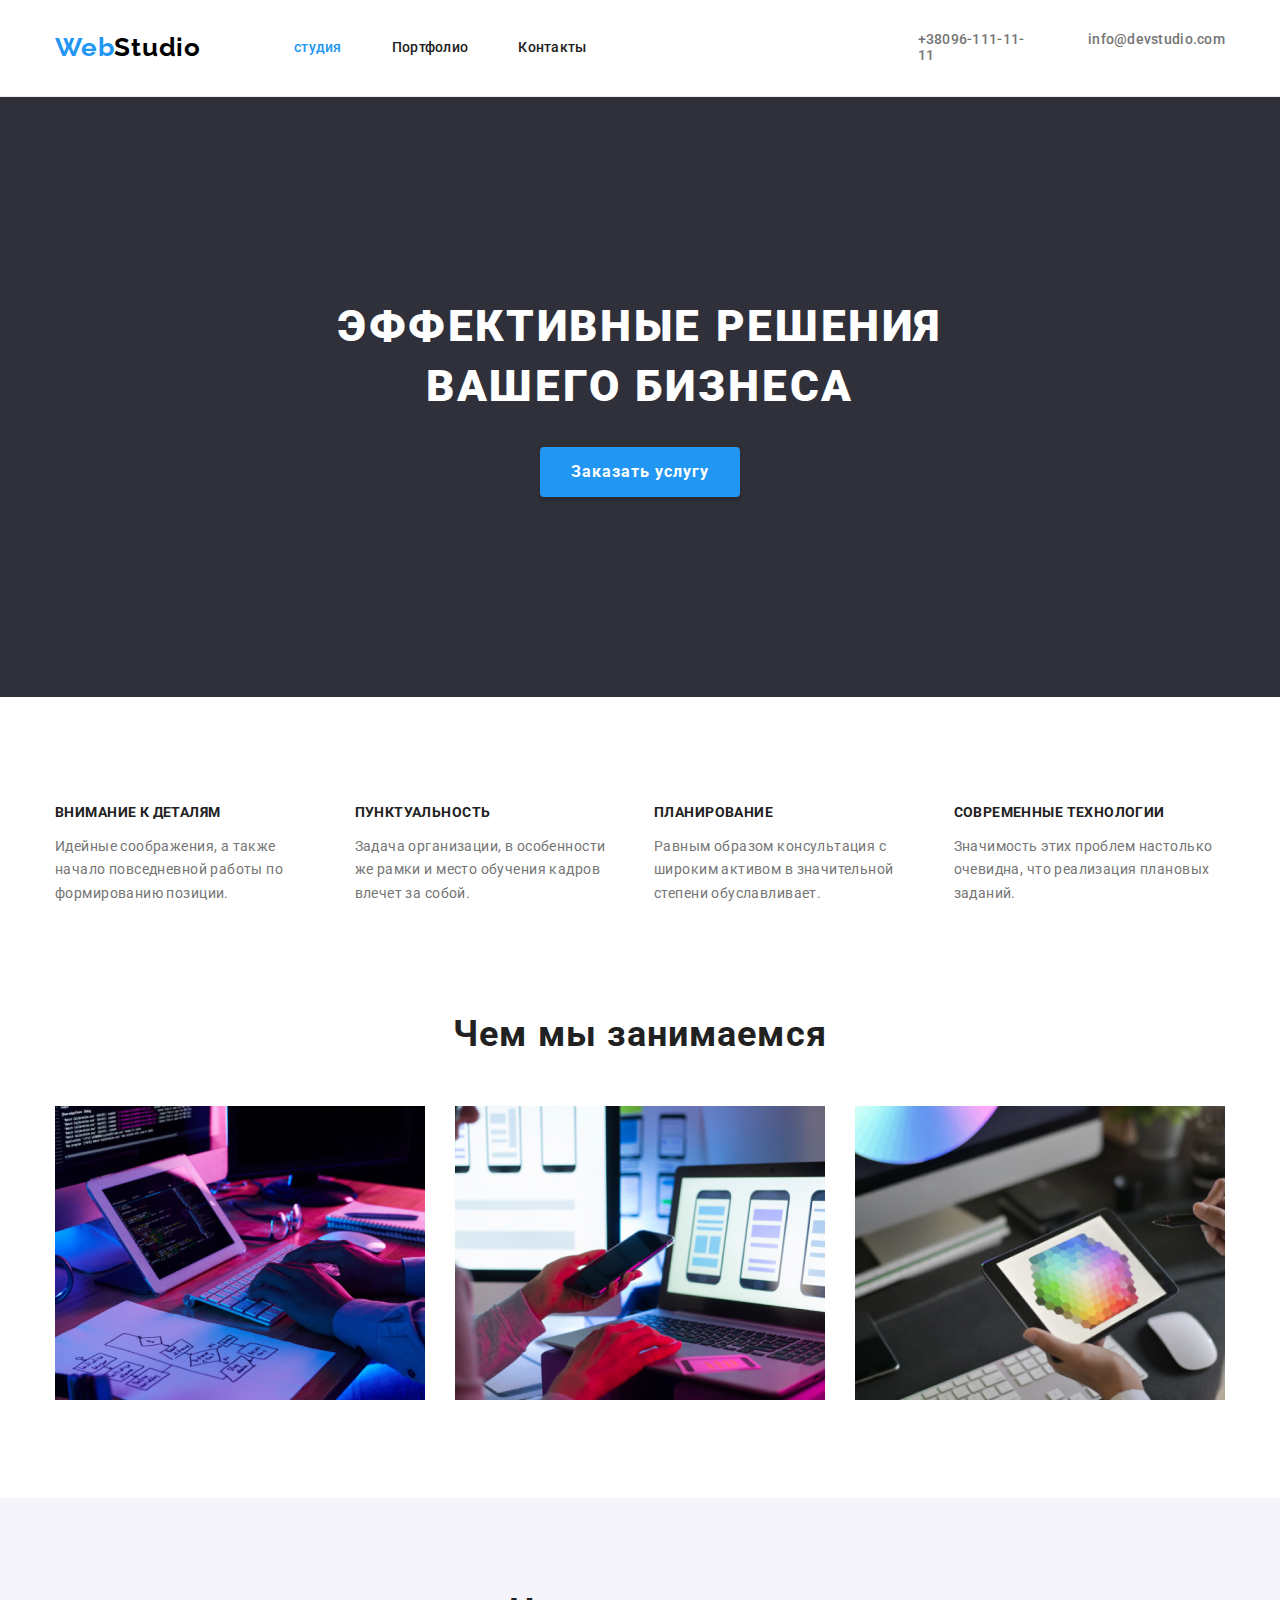
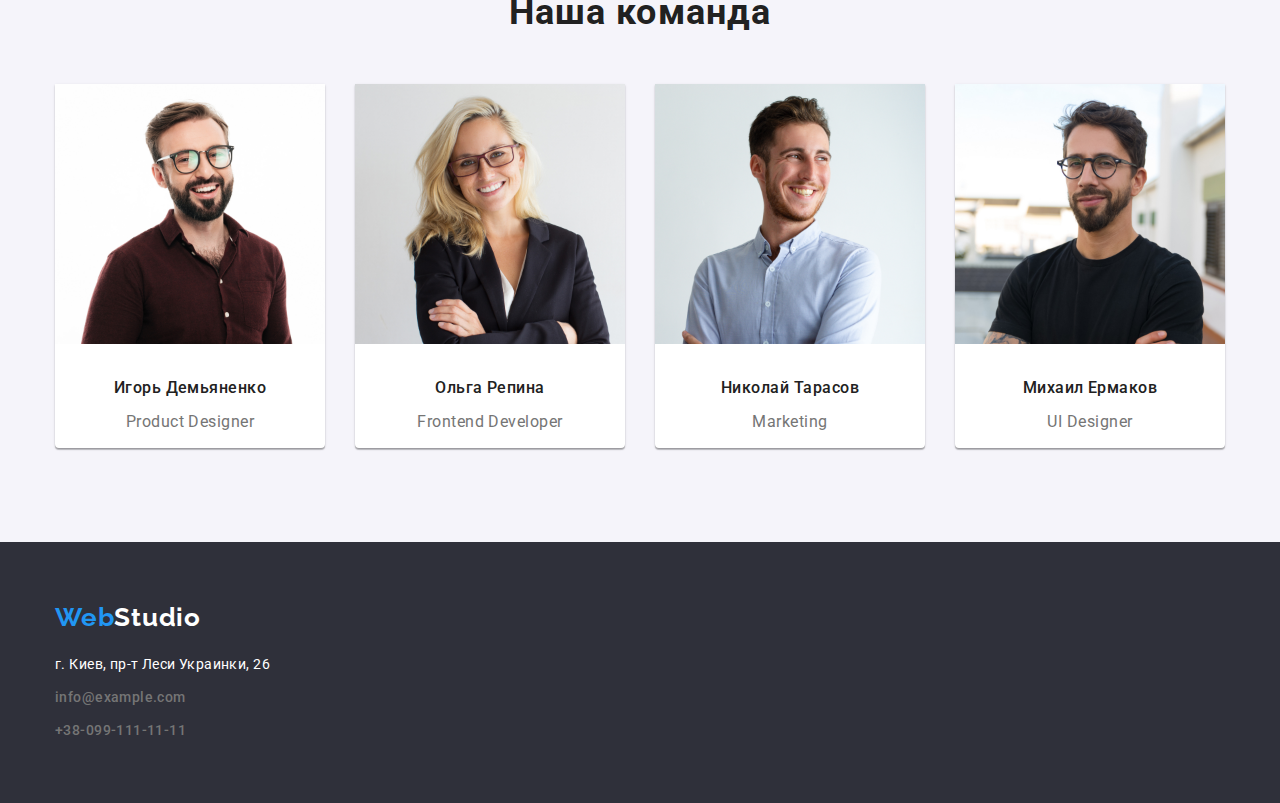
<file: index.html>
<!DOCTYPE html>
<html lang="ru">
  <head>
    <meta charset="UTF-8" />
    <meta name="viewport" content="width=, initial-scale=1.0" />
    <title>Студия</title>
    <link
      rel="stylesheet"
      href="https://cdnjs.cloudflare.com/ajax/libs/modern-normalize/1.0.0/modern-normalize.min.css"
    />
    <link rel="preconnect" href="https://fonts.gstatic.com" />
    <link
      href="https://fonts.googleapis.com/css2?family=Raleway:wght@700&family=Roboto:wght@400;500;700;900&display=swap"
      rel="stylesheet"
    />

    <link rel="stylesheet" href="./Style/style.css" />
  </head>
  <body>
    <!--Шапка-->

    <header>
      <div class="container nav">
        <a class="logo header" href="#" lang="en"
          ><span class="web">Web</span>Studio</a
        >
        <ul class="nav-link">
          <li class="header-item">
            <a class="header-link current" href="./index.html">студия</a>
          </li>
          <li class="header-item">
            <a class="header-link" href="./portfolio.html">Портфолио</a>
          </li>
          <li class="header-item">
            <a class="header-link" href="#">Контакты</a>
          </li>
        </ul>
        <ul class="nav-link connection">
          <li class="contacts">
            <a class="header-tel" href="tel:+38096-111-11-11"
              >+38096-111-11-11</a
            >
          </li>
          <li class="contacts">
            <a class="header-mail" href="mailto:info@devstudio.com"
              >info@devstudio.com</a
            >
          </li>
        </ul>
      </div>
    </header>
    <main>
      <!--Герой-->

      <section class="hero-section">
        <div class="container hero">
          <h1 class="hero-title">
            эффективные решения <br />
            вашего бизнеса
          </h1>
          <button class="hero-button" type="button">Заказать услугу</button>
        </div>
      </section>

      <!--особенности-->

      <section class="features">
        <div class="container">
          <h2 hidden>--особенности--</h2>
          <ul class="features-container">
            <li class="features-item">
              <h3 class="features-title">ВНИМАНИЕ К ДЕТАЛЯМ</h3>
              <p class="features-text">
                Идейные соображения, а также начало повседневной работы по
                формированию позиции.
              </p>
            </li>
            <li class="features-item">
              <h3 class="features-title">ПУНКТУАЛЬНОСТЬ</h3>
              <p class="features-text">
                Задача организации, в особенности же рамки и место обучения
                кадров влечет за собой.
              </p>
            </li>
            <li class="features-item">
              <h3 class="features-title">ПЛАНИРОВАНИЕ</h3>
              <p class="features-text">
                Равным образом консультация с широким активом в значительной
                степени обуславливает.
              </p>
            </li>
            <li class="features-item">
              <h3 class="features-title">СОВРЕМЕННЫЕ ТЕХНОЛОГИИ</h3>
              <p class="features-text">
                Значимость этих проблем настолько очевидна, что реализация
                плановых заданий.
              </p>
            </li>
          </ul>
        </div>
      </section>

      <!--чем мы занимаемся-->

      <section class="about-company">
        <div class="container company">
          <h2 class="about-title">Чем мы занимаемся</h2>
          <ul class="about-main">
            <li>
              <img src="./photo/box 1.jpg" width="370" alt="пример1" />
            </li>
            <li>
              <img src="./photo/box 2.jpg" width="370" alt="пример2" />
            </li>
            <li>
              <img src="./photo/box 3.jpg" width="370" alt="пример3" />
            </li>
          </ul>
        </div>
      </section>

      <!--наша команда-->

      <section class="our-command">
        <div class="container cmd">
          <h2 class="cmd-title">Наша команда</h2>
          <ul class="wrk-section">
            <li class="wrk-container">
              <img
                class="image"
                src="./photo/работник 1 (1).jpg"
                width="270"
                alt="Игорь Демьяненко"
              />
              <h3 class="wrk-name">Игорь Демьяненко</h3>
              <p class="wrk-place">Product Designer</p>
            </li>
            <li class="wrk-container">
              <img
                class="image"
                src="./photo/работник 1 (4).jpg"
                width="270"
                alt="Ольга Репина"
              />
              <h3 class="wrk-name">Ольга Репина</h3>
              <p class="wrk-place">Frontend Developer</p>
            </li>
            <li class="wrk-container">
              <img
                class="image"
                src="./photo/работник 1 (3).jpg"
                width="270"
                alt="Николай Тарасов"
              />
              <h3 class="wrk-name">Николай Тарасов</h3>
              <p class="wrk-place">Marketing</p>
            </li>
            <li class="wrk-container">
              <img
                class="image"
                src="./photo/работник 1 (2).jpg"
                width="270"
                alt="Михаил Ермаков"
              />
              <h3 class="wrk-name">Михаил Ермаков</h3>
              <p class="wrk-place">UI Designer</p>
            </li>
          </ul>
        </div>
      </section>
    </main>

    <!--подвал-->

    <footer class="footer-section">
      <div class="container footer">
        <ul class="foote-box">
          <li class="footer-logo">
            <a class="logo footer" href="#" lang="en">
              <span class="web">Web</span>Studio
            </a>
          </li>
        </ul>
        <ul class="ftr-address">
          <li class="footer-address">
            <p class="address">г. Киев, пр-т Леси Украинки, 26</p>
          </li>
          <li class="contacts footer">
            <a class="footer-mail" href="mailto:info@example.com"
              >info@example.com</a
            >
          </li>
          <li class="contacts footer">
            <a class="footer-tel" href="tel:+38-099-111-11-11"
              >+38-099-111-11-11</a
            >
          </li>
        </ul>
      </div>
    </footer>
  </body>
</html>
</file>
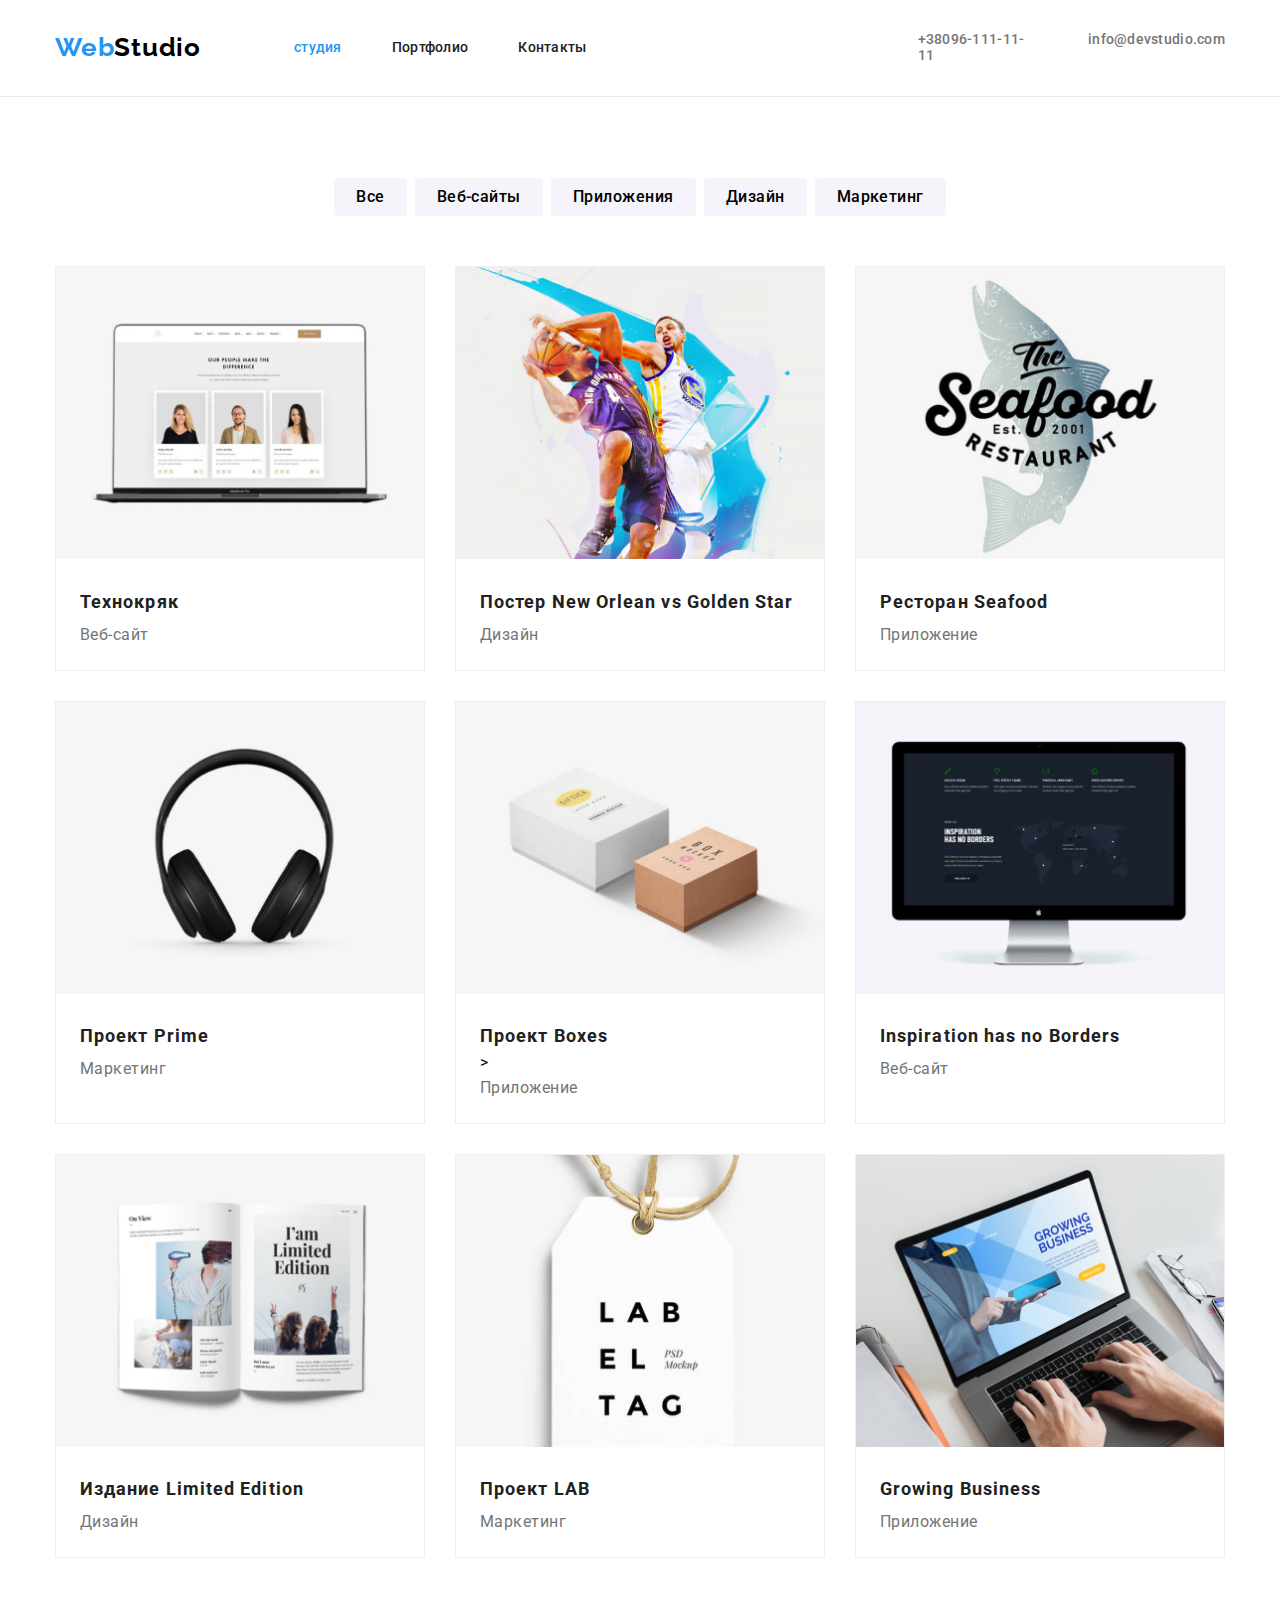
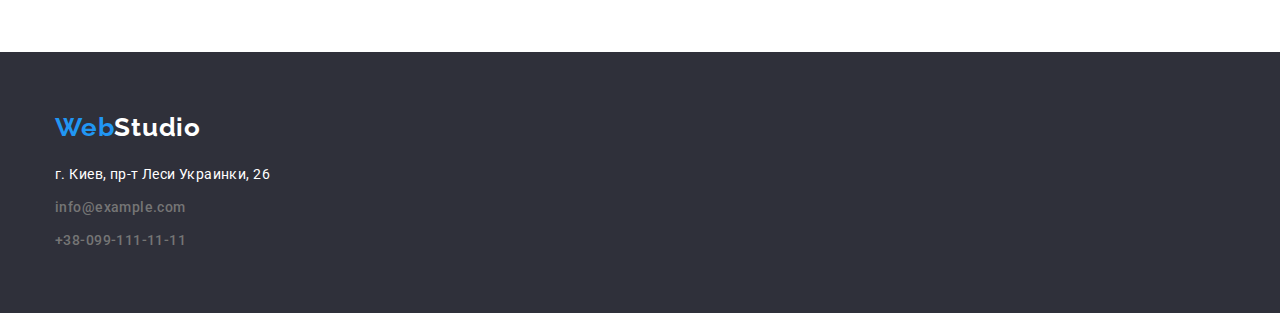
<file: portfolio.html>
<!DOCTYPE html>
<html lang="ru">
  <head>
    <meta charset="UTF-8" />
    <meta name="viewport" content="width=device-width, initial-scale=1.0" />
    <title>портфолио</title>
    <link
      rel="stylesheet"
      href="https://cdnjs.cloudflare.com/ajax/libs/modern-normalize/1.0.0/modern-normalize.min.css"
    />
    <link rel="preconnect" href="https://fonts.gstatic.com" />
    <link
      href="https://fonts.googleapis.com/css2?family=Raleway:wght@700&family=Roboto:wght@400;500;700;900&display=swap"
      rel="stylesheet"
    />

    <link rel="stylesheet" href="./Style/style.css" />
  </head>
  <body>
    <!--Шапка-->

    <header>
      <div class="container nav">
        <a class="logo header" href="#" lang="en"
          ><span class="web">Web</span>Studio</a
        >
        <ul class="nav-link">
          <li class="header-item">
            <a class="header-link current" href="./index.html">студия</a>
          </li>
          <li class="header-item">
            <a class="header-link" href="./portfolio.html">Портфолио</a>
          </li>
          <li class="header-item">
            <a class="header-link" href="#">Контакты</a>
          </li>
        </ul>
        <ul class="nav-link connection">
          <li class="contacts">
            <a class="header-tel" href="tel:+38096-111-11-11"
              >+38096-111-11-11</a
            >
          </li>
          <li class="contacts">
            <a class="header-mail" href="mailto:info@devstudio.com"
              >info@devstudio.com</a
            >
          </li>
        </ul>
      </div>
    </header>
    <main>
      <!--портфолио-->
      <section class="port-section">
        <div class="container btn">
          <h1 hidden>портфолио</h1>
          <ul class="btn-container">
            <li class="port-button">
              <button type="button">Все</button>
            </li>
            <li class="port-button">
              <button type="button">Веб-сайты</button>
            </li>
            <li class="port-button">
              <button type="button">Приложения</button>
            </li>
            <li class="port-button">
              <button type="button">Дизайн</button>
            </li>
            <li class="port-button">
              <button type="button">Маркетинг</button>
            </li>
          </ul>
        </div>
        <div class="container list">
          <ul class="port-box">
            <li class="port-container">
              <img src="./photo/photo1.jpg" width="368" alt="пример1" />
              <div class="title-container">
                <h2 class="port-title">Технокряк</h2>
                <p class="port-text">Веб-сайт</p>
              </div>
            </li>
            <li class="port-container">
              <img src="./photo/photo2.jpg" width="368" alt="пример2" />
              <div class="title-container">
                <h2 class="port-title">Постер New Orlean vs Golden Star</h2>
                <p class="port-text">Дизайн</p>
              </div>
            </li>
            <li class="port-container">
              <img src="./photo/photo3.jpg" width="368" alt="пример3" />
              <div class="title-container">
                <h2 class="port-title">Ресторан Seafood</h2>
                <p class="port-text">Приложение</p>
              </div>
            </li>
            <li class="port-container">
              <img src="./photo/photo4.jpg" width="368" alt="пример4" />
              <div class="title-container">
                <h2 class="port-title">Проект Prime</h2>
                <p class="port-text">Маркетинг</p>
              </div>
            </li>
            <li class="port-container">
              <img src="./photo/photo5.jpg" width="368" alt="пример5" />
              <div class="title-container">
                <h2 class="port-title">Проект Boxes</h2>
                >
                <p class="port-text">Приложение</p>
              </div>
            </li>
            <li class="port-container">
              <img src="./photo/photo6.jpg" width="368" alt="пример6" />
              <div class="title-container">
                <h2 class="port-title">Inspiration has no Borders</h2>
                <p class="port-text">Веб-сайт</p>
              </div>
            </li>
            <li class="port-container">
              <img src="./photo/photo7.jpg" width="368" alt="пример7" />
              <div class="title-container">
                <h2 class="port-title">Издание Limited Edition</h2>
                <p class="port-text">Дизайн</p>
              </div>
            </li>
            <li class="port-container">
              <img src="./photo/photo8.jpg" width="368" alt="пример8" />
              <div class="title-container">
                <h2 class="port-title">Проект LAB</h2>
                <p class="port-text">Маркетинг</p>
              </div>
            </li>
            <li class="port-container">
              <img src="./photo/photo9.jpg" width="368" alt="пример9" />
              <div class="title-container">
                <h2 class="port-title">Growing Business</h2>
                <p class="port-text">Приложение</p>
              </div>
            </li>
          </ul>
        </div>
      </section>
    </main>

    <!--подвал-->

    <footer class="footer-section">
      <div class="container footer">
        <ul class="foote-box">
          <li class="footer-logo">
            <a class="logo footer" href="#" lang="en">
              <span class="web">Web</span>Studio
            </a>
          </li>
        </ul>
        <ul class="ftr-address">
          <li class="footer-address">
            <p class="address">г. Киев, пр-т Леси Украинки, 26</p>
          </li>
          <li class="contacts footer">
            <a class="footer-mail" href="mailto:info@example.com"
              >info@example.com</a
            >
          </li>
          <li class="contacts footer">
            <a class="footer-tel" href="tel:+38-099-111-11-11"
              >+38-099-111-11-11</a
            >
          </li>
        </ul>
      </div>
    </footer>
  </body>
</html>
</file>
<file: Style/style.css>
html *,
*::before,
*::after {
  box-sizing: border-box;
}

:root {
  --main-title-color: #ffffff;
  --main-text-color: #757575;
  --main-logo-color: #2196f3;
  --second-logo-color: #000000;
  --main-black-color: #212121;
  --bcg-main-color: #2f303a;
}
ul {
  margin: 0px;
  padding-inline-start: 0px;
}
body {
  font-family: Roboto, sans-serif;
  font-style: normal;
  margin-left: auto;
  margin-right: auto;
}
a {
  text-decoration: none;
}
li {
  list-style: none;
}
button {
  cursor: pointer;
}
.container {
  width: 1200px;
  padding-left: 15px;
  padding-right: 15px;
  margin-left: auto;
  margin-right: auto;
}
/* header */
header {
  border-bottom: 1px solid #ececec;
}
.container.nav {
  display: flex;
  align-items: center;
}
.nav-link,
.connection {
  display: flex;
  padding: 0px;
  margin: 0px;
}
.nav-link :not(:last-child) {
  margin-right: 50px;
}
.header-link {
  display: block;
  padding-bottom: 32px;
  padding-top: 32px;
  font-weight: 500;
  font-size: 14px;
  line-height: 1.14;
  letter-spacing: 0.02em;
  color: var(--main-black-color);
}
.header-link:hover,
.header-link:active {
  color: var(--main-logo-color);
}
.header-link.current {
  color: var(--main-logo-color);
}
.contacts {
  font-weight: 500;
  font-size: 14px;
}
.contacts .header-tel {
  display: block;
  padding-bottom: 32px;
  padding-top: 32px;
  margin-left: 331px;

  line-height: 1.14;
  letter-spacing: 0.02em;
  color: var(--main-text-color);
}
.contacts .header-mail {
  display: block;
  padding-bottom: 32px;
  padding-top: 32px;
  line-height: 1.14;
  letter-spacing: 0.02em;
  color: var(--main-text-color);
}
.header-mail:hover,
.header-mail:active {
  color: var(--main-logo-color);
}
.header-tel:active,
.header-tel:hover {
  color: var(--main-logo-color);
}

/* portfolio */
.port-section {
  padding-top: 81px;
  padding-bottom: 94px;
}
.title-container {
  padding: 20px 24px 20px 24px;
}
.btn-container {
  display: flex;
  justify-content: center;
  padding-bottom: 50px;
}
.btn-container :not(:last-child) {
  margin-right: 8px;
}
.port-button > button {
  font-weight: 500;
  font-size: 16px;
  line-height: 1.62;
  text-align: center;
  letter-spacing: 0.03em;
  border-radius: 4px;
  background: #f5f4fa;
  outline: none;
  border: 0;
  padding: 6px 22px 6px 22px;
}
.port-button :active,
.port-button :hover {
  background: var(--main-logo-color);
  color: var(--main-title-color);
  border-radius: 4px;
  border-color: var(--main-logo-color);
}
.port-box {
  padding: 0px;
  display: flex;
  flex-wrap: wrap;
}
.port-container {
  border: 1px solid #eeeeee;
  flex-basis: calc((100% / 3 - 30px) / 3);
}
.port-container:nth-child(-n + 6) {
  margin-bottom: 30px;
}
.port-container {
  margin-right: 30px;
}
.port-container:nth-child(3n) {
  margin-right: 0px;
}
.port-container .port-title {
  margin: 0px;
  font-weight: 700;
  font-size: 18px;
  line-height: 2;
  letter-spacing: 0.06em;
  color: var(--main-black-color);
}
.port-container .port-text {
  margin: 0px;
  font-weight: 400;
  font-size: 16px;
  line-height: 1.87;
  letter-spacing: 0.03em;
  color: var(--main-text-color);
}

/* logo */

.logo {
  font-family: raleway;
  font-weight: 700;
  font-size: 26px;
  line-height: 1.19;
  letter-spacing: 0.03em;
  color: var(--second-logo-color);

  margin-right: 93px;
}
.header-section .logo {
  color: var(--second-logo-color);
}
.footer-section .logo {
  color: var(--main-title-color);
}
.logo .web {
  color: var(--main-logo-color);
}

/* hero */

.hero-section {
  background-color: var(--bcg-main-color);
  padding-top: 200px;
  padding-bottom: 200px;
}
.hero.container {
  display: flex;
  align-items: center;
  flex-direction: column;
}
.hero-title {
  font-weight: 900;
  font-size: 44px;
  line-height: 1.36;
  text-align: center;
  letter-spacing: 0.06em;
  text-transform: uppercase;
  color: var(--main-title-color);
  margin: 0px;
  padding-bottom: 30px;
}
.hero-button {
  font-weight: 700;
  font-size: 16px;
  line-height: 1.87;
  text-align: center;
  justify-content: center;
  letter-spacing: 0.06em;
  color: var(--main-title-color);
  background: var(--main-logo-color);
  box-shadow: 0px 4px 4px rgba(0, 0, 0, 0.15);
  border-radius: 4px;
  border: 0;
  outline: none;

  width: 200px;
  height: 50px;
}
/* feature */
.features {
  padding-top: 94px;
}
.features-container {
  display: flex;
  flex-wrap: wrap;
  padding: 0px;
}
.features-item {
  flex-basis: calc(100% / 4 - 23px);
}
.features-container :not(:last-child) {
  margin-right: 30px;
}
.features-title {
  font-size: 14px;
  letter-spacing: 0.03em;
  font-weight: 700;
  line-height: 1.14;
  text-transform: uppercase;
  color: var(--main-black-color);
}
.features-text {
  font-size: 14px;
  letter-spacing: 0.03em;
  font-weight: 400;
  line-height: 1.71;
  color: var(--main-text-color);
}

/* about company */
.about-company {
  padding-top: 94px;
  padding-bottom: 94px;
}
.about-main :not(:last-child) {
  margin-right: 30px;
}
.about-main {
  display: flex;
  align-items: center;
  padding: 0px;
}
.about-title {
  font-weight: 700;
  font-size: 36px;
  line-height: 1.16;
  text-align: center;
  letter-spacing: 0.03em;
  color: var(--main-black-color);
  margin: 0px;
  padding-bottom: 50px;
}

/* our command */
.our-command {
  background-color: #f5f4fa;
  padding-top: 94px;
  padding-bottom: 94px;
}

.wrk-section {
  display: flex;
  justify-content: center;
}
.cmd-title {
  padding-bottom: 50px;
  margin: 0px;

  font-weight: 700;
  font-size: 36px;
  line-height: 1.16;
  text-align: center;
  letter-spacing: 0.03em;
  color: var(--main-black-color);
}
.wrk-container {
  background: #ffffff;
  box-shadow: 0px 1px 3px rgba(0, 0, 0, 0.12), 0px 1px 1px rgba(0, 0, 0, 0.14),
    0px 2px 1px rgba(0, 0, 0, 0.2);
  border-radius: 0px 0px 4px 4px;
}
.wrk-name {
  margin: 30px auto 10px auto;

  text-align: center;
  font-weight: 500;
  font-size: 16px;
  line-height: 1.18;
  letter-spacing: 0.03em;
  color: var(--main-black-color);
}
.wrk-place {
  text-align: center;
  font-weight: 400;
  font-size: 16px;
  line-height: 1.18;
  text-align: center;
  letter-spacing: 0.03em;
  color: var(--main-text-color);
}
.wrk-container {
  margin-right: 30px;
}
.wrk-container:last-child {
  margin-right: 0px;
}
/* footer */
.logo.footer {
  margin: 0px;
}
.container.footer {
  display: flex;
  flex-direction: column;
}

.footer-section {
  background-color: var(--bcg-main-color);
  padding-bottom: 60px;
  padding-top: 60px;
}
.contacts .footer-tel {
  line-height: 1.71;
  letter-spacing: 0.03em;
  color: var(--main-text-color);
}
.contacts .footer-mail {
  line-height: 1.71;
  letter-spacing: 0.03em;
  color: var(--main-text-color);
}
.address {
  font-style: inherit;
  font-weight: 400;
  font-size: 14px;
  line-height: 1.71;
  letter-spacing: 0.03em;
  color: var(--main-title-color);
  margin: 0px;
}
.contacts.footer {
  padding-top: 9px;
}
.ftr-address {
  padding-top: 20px;
}
</file>
